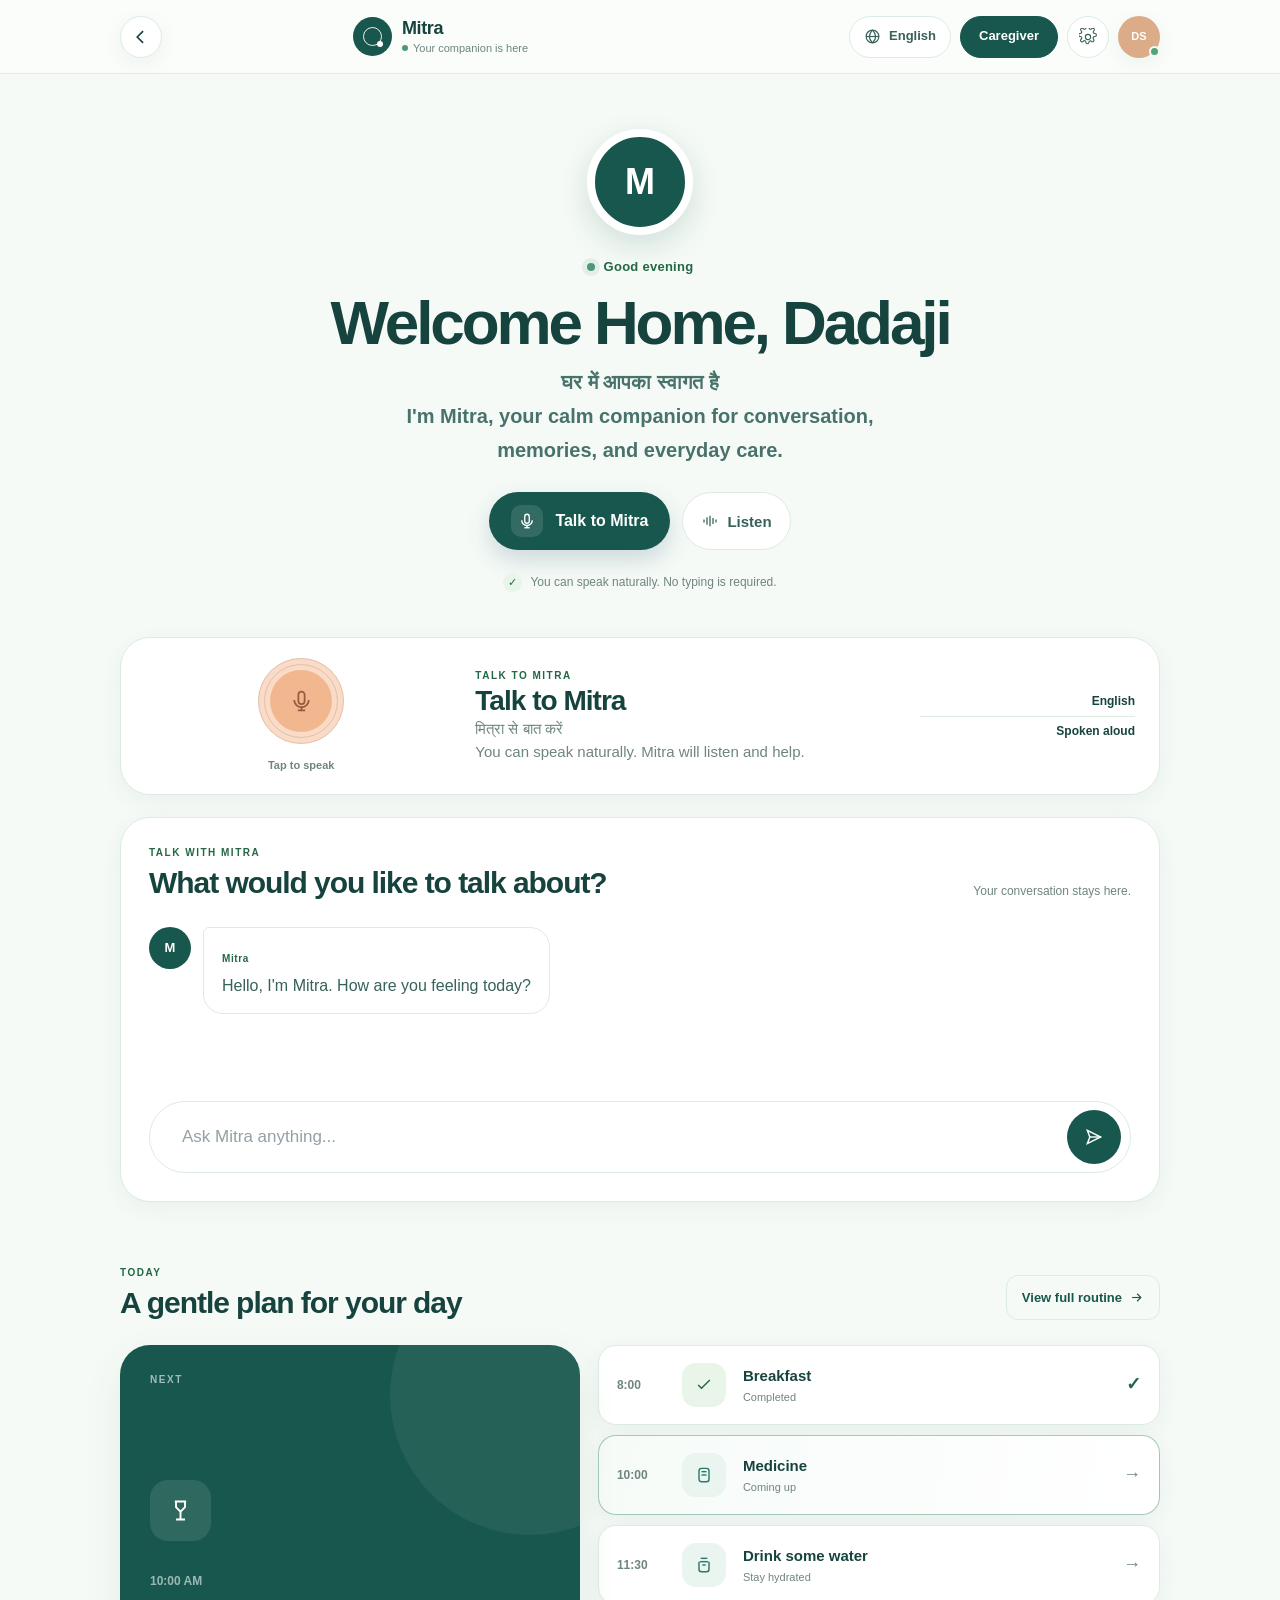
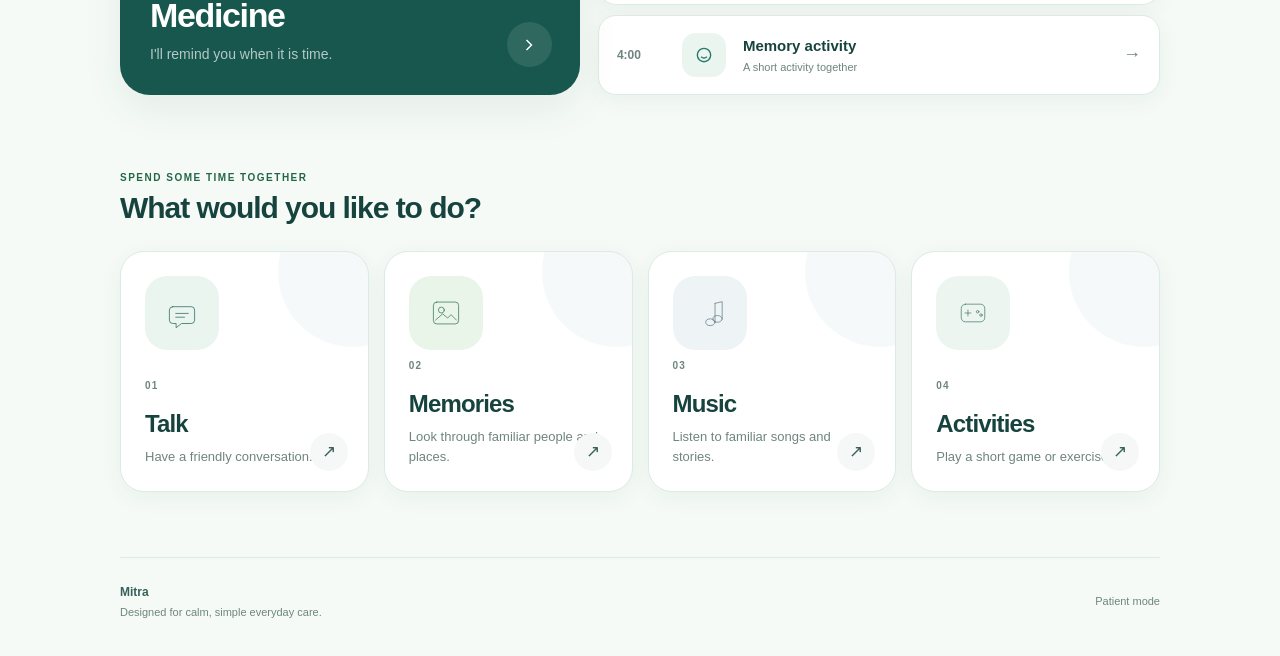
<file: frontend/index.html>
<!doctype html>
<html lang="en">
  <head>
    <meta charset="UTF-8" />
    <meta name="viewport" content="width=device-width, initial-scale=1.0" />

    <meta
      name="description"
      content="DementiaCare AI Companion — a calm, voice-first companion for daily care, memories and activities."
    />

    <title>DementiaCare — AI Companion</title>

    <link rel="stylesheet" href="style.css" />
    <style>
      .caregiver-modal {
        max-height: 90vh;
        overflow-y: auto;
      }
      .caregiver-reminders {
        margin-top: 1.25rem;
      }
      .caregiver-section-heading {
        display: flex;
        justify-content: space-between;
        gap: 1rem;
        align-items: center;
        margin-bottom: 0.75rem;
      }
      .caregiver-section-heading span {
        opacity: 0.7;
        font-size: 0.9em;
      }
      .caregiver-reminder-list {
        display: grid;
        gap: 0.65rem;
      }
      .caregiver-reminder {
        display: flex;
        justify-content: space-between;
        gap: 1rem;
        align-items: center;
        padding: 0.8rem 0.9rem;
        border: 1px solid rgba(0, 0, 0, 0.08);
        border-radius: 0.75rem;
      }
      .caregiver-reminder-main {
        min-width: 0;
      }
      .caregiver-reminder-message {
        font-weight: 600;
        overflow-wrap: anywhere;
      }
      .caregiver-reminder-time {
        font-size: 0.9em;
        opacity: 0.7;
        margin-top: 0.2rem;
      }
      .caregiver-reminder-status {
        flex: 0 0 auto;
        font-size: 0.82em;
        font-weight: 600;
        text-transform: capitalize;
      }
      .caregiver-empty {
        opacity: 0.7;
        padding: 0.75rem 0;
      }
      #caregiverError[hidden],
      #caregiverContent[hidden],
      #caregiverLoading[hidden] {
        display: none;
      }
    </style>
  </head>

  <body>
    <!-- =====================================================
         APP SHELL
    ====================================================== -->

    <div class="app-shell">
      <!-- =================================================
             HEADER
        ================================================== -->

      <header class="topbar">
        <a class="back-control" href="#home" aria-label="Back to home">
          <svg viewBox="0 0 24 24" aria-hidden="true"><path d="m14.5 5-7 7 7 7"></path></svg>
        </a>
        <a class="brand" href="#home" aria-label="DementiaCare home">
          <div class="brand-mark">
            <span></span>
            <span></span>
          </div>

          <div class="brand-copy">
            <strong>Mitra</strong>
            <small><span class="header-status-dot"></span>Your companion is here</small>
          </div>
        </a>

        <div class="header-right">
          <button class="header-control" id="languageButton" type="button">
            <svg viewBox="0 0 24 24" aria-hidden="true">
              <circle cx="12" cy="12" r="9"></circle>
              <path d="M3 12h18"></path>
              <path d="M12 3c3 3 4.5 6 4.5 9S15 18 12 21"></path>
              <path d="M12 3c-3 3-4.5 6-4.5 9S9 18 12 21"></path>
            </svg>

            <span id="languageLabel">English</span>
          </button>

          <button
            class="header-control caregiver"
            id="caregiverButton"
            type="button"
          >
            Caregiver
          </button>

          <button
            class="icon-control"
            id="settingsButton"
            type="button"
            aria-label="Settings"
          >
            <svg viewBox="0 0 24 24" aria-hidden="true">
              <path d="M12 8.5a3.5 3.5 0 1 0 0 7 3.5 3.5 0 0 0 0-7Z"></path>
              <path
                d="m19.4 15 .1.1a2 2 0 0 1-2.8 2.8l-.1-.1a2 2 0 0 0-3.4 1.4V19a2 2 0 0 1-4 0v-.1a2 2 0 0 0-3.4-1.4l-.1.1A2 2 0 1 1 3 14.8l.1-.1A2 2 0 0 0 1.7 11.3H1.5a2 2 0 0 1 0-4h.2A2 2 0 0 0 3 3.9l-.1-.1a2 2 0 1 1 2.8-2.8l.1.1A2 2 0 0 0 9.2 0h.1a2 2 0 0 1 4 0h.1a2 2 0 0 0 3.4 1.1l.1-.1a2 2 0 1 1 2.8 2.8l-.1.1a2 2 0 0 0 1.4 3.4h.2a2 2 0 0 1 0 4H21a2 2 0 0 0-1.6 3.4Z"
              ></path>
            </svg>
          </button>
          <button class="patient-avatar" type="button" aria-label="Dadaji's profile">
            <span>DS</span><i></i>
          </button>
        </div>
      </header>

      <!-- =================================================
             MAIN
        ================================================== -->

      <main id="home">
        <!-- =============================================
                 HERO / COMPANION
            ============================================== -->

        <section class="hero-section">
          <div class="hero-copy">
            <div class="time-greeting">
              <span class="status-dot"></span>
              <span id="greeting">Good morning</span>
            </div>

            <h1>
              Welcome Home,
              <em>Dadaji</em>
            </h1>

            <p>
              घर में आपका स्वागत है<br />
              I'm Mitra, your calm companion for conversation, memories, and everyday care.
            </p>

            <div class="hero-actions">
              <button class="primary-action" id="heroSpeakButton" type="button">
                <span class="action-icon">
                  <svg viewBox="0 0 24 24" aria-hidden="true">
                    <path
                      d="M12 3a3 3 0 0 0-3 3v6a3 3 0 0 0 6 0V6a3 3 0 0 0-3-3Z"
                    ></path>
                    <path d="M19 11a7 7 0 0 1-14 0"></path>
                    <path d="M12 18v3"></path>
                    <path d="M8.5 21h7"></path>
                  </svg>
                </span>

                <span> Talk to Mitra </span>
              </button>

              <button class="secondary-action" id="listenWelcome" type="button">
                <svg viewBox="0 0 24 24" aria-hidden="true">
                  <path d="M4 10v4"></path>
                  <path d="M8 7v10"></path>
                  <path d="M12 5v14"></path>
                  <path d="M16 8v8"></path>
                  <path d="M20 10v4"></path>
                </svg>

                Listen
              </button>
            </div>

            <div class="quiet-note">
              <span class="tiny-check"> ✓ </span>

              You can speak naturally. No typing is required.
            </div>
          </div>

          <!-- =========================================
                     COMPANION VISUAL
                ========================================== -->

          <div class="companion-stage">
            <div class="stage-decoration decoration-one"></div>
            <div class="stage-decoration decoration-two"></div>

            <div class="companion-topline">
              <div>
                <span class="section-kicker"> YOUR COMPANION </span>

                <strong> Mitra is listening </strong>
              </div>

              <div class="live-status" id="liveStatus">
                <span></span>
                Ready
              </div>
            </div>

            <div class="companion-visual">
              <!-- Professional inline SVG character -->
              <svg
                class="companion-illustration"
                viewBox="0 0 420 460"
                role="img"
                aria-label="DementiaCare companion"
              >
                <!-- soft shadow -->
                <ellipse
                  cx="210"
                  cy="423"
                  rx="115"
                  ry="18"
                  fill="rgba(20,55,70,.12)"
                />

                <!-- body -->
                <path
                  d="M112 417c8-88 47-132 98-132s90 44 98 132H112Z"
                  fill="#2d806b"
                />

                <!-- kurta -->
                <path
                  d="M151 294c17-14 38-21 59-21s42 7 59 21l17 123H134l17-123Z"
                  fill="#3e987e"
                />

                <!-- collar -->
                <path d="M177 284l33 47 33-47" fill="#edf5f1" />

                <!-- neck -->
                <path
                  d="M181 250v47c9 11 19 16 29 16s20-5 29-16v-47"
                  fill="#c98e68"
                />

                <!-- face -->
                <ellipse cx="210" cy="185" rx="83" ry="91" fill="#dca27a" />

                <!-- hair -->
                <path
                  d="M130 176c-2-70 31-108 82-108 58 0 91 43 76 111-12-22-23-41-42-51-20 20-55 33-116 48Z"
                  fill="#25383a"
                />

                <!-- hair highlights -->
                <path
                  d="M151 102c15-18 34-28 59-28"
                  stroke="#496063"
                  stroke-width="9"
                  stroke-linecap="round"
                  fill="none"
                />

                <!-- ears -->
                <circle cx="127" cy="190" r="16" fill="#d79c76" />
                <circle cx="293" cy="190" r="16" fill="#d79c76" />

                <!-- eyes -->
                <ellipse cx="177" cy="187" rx="7" ry="9" fill="#1d3034" />
                <ellipse cx="243" cy="187" rx="7" ry="9" fill="#1d3034" />

                <!-- eyebrows -->
                <path
                  d="M160 164c10-7 22-8 32-2"
                  stroke="#384548"
                  stroke-width="6"
                  stroke-linecap="round"
                  fill="none"
                />

                <path
                  d="M228 162c10-6 22-5 32 2"
                  stroke="#384548"
                  stroke-width="6"
                  stroke-linecap="round"
                  fill="none"
                />

                <!-- nose -->
                <path
                  d="M208 188c-4 14-7 24 3 28 5 2 10 1 13-2"
                  stroke="#a96e55"
                  stroke-width="4"
                  stroke-linecap="round"
                  fill="none"
                />

                <!-- smile -->
                <path
                  id="characterMouth"
                  d="M187 231c13 12 31 12 45 0"
                  stroke="#844f48"
                  stroke-width="5"
                  stroke-linecap="round"
                  fill="none"
                />

                <!-- glasses -->
                <rect
                  x="147"
                  y="174"
                  width="51"
                  height="34"
                  rx="13"
                  fill="none"
                  stroke="#334b50"
                  stroke-width="5"
                />

                <rect
                  x="222"
                  y="174"
                  width="51"
                  height="34"
                  rx="13"
                  fill="none"
                  stroke="#334b50"
                  stroke-width="5"
                />

                <path d="M198 188h24" stroke="#334b50" stroke-width="5" />

                <!-- hands -->
                <circle cx="105" cy="368" r="24" fill="#dca27a" />

                <circle cx="315" cy="368" r="24" fill="#dca27a" />

                <!-- small shawl -->
                <path
                  d="M145 302c24 21 49 31 65 31s41-10 65-31"
                  stroke="#e9f1ed"
                  stroke-width="13"
                  fill="none"
                  stroke-linecap="round"
                />
              </svg>

              <div class="voice-wave" id="voiceWave">
                <span></span>
                <span></span>
                <span></span>
                <span></span>
                <span></span>
              </div>
            </div>

            <div class="companion-message">
              <div class="message-mark">M</div>

              <div>
                <span class="message-label"> MITRA </span>

                <p id="companionMessage">
                  Hello, I'm Mitra. How are you feeling today?
                </p>
              </div>
            </div>
          </div>
        </section>

        <!-- =============================================
                 TODAY
            ============================================== -->

        <section class="routine-section">
          <div class="section-header">
            <div>
              <span class="section-kicker"> TODAY </span>

              <h2>A gentle plan for your day</h2>
            </div>

            <button class="outline-button" id="routineButton" type="button">
              View full routine

              <svg viewBox="0 0 24 24">
                <path d="M5 12h14"></path>
                <path d="m13 6 6 6-6 6"></path>
              </svg>
            </button>
          </div>

          <div class="routine-layout">
            <div class="next-activity">
              <div class="next-label">NEXT</div>

              <div class="next-icon">
                <svg viewBox="0 0 24 24">
                  <path d="M7 4h10"></path>
                  <path d="M8 4v5l4 4 4-4V4"></path>
                  <path d="M12 13v7"></path>
                  <path d="M8 20h8"></path>
                </svg>
              </div>

              <div class="next-copy">
                <span> 10:00 AM </span>

                <h3>Medicine</h3>

                <p>I'll remind you when it is time.</p>
              </div>

              <div class="next-arrow">
                <svg viewBox="0 0 24 24">
                  <path d="m9 18 6-6-6-6"></path>
                </svg>
              </div>
            </div>

            <div class="routine-list">
              <button class="routine-item completed">
                <div class="routine-time">8:00</div>

                <div class="routine-icon">
                  <svg viewBox="0 0 24 24">
                    <path d="m5 12 4 4L19 6"></path>
                  </svg>
                </div>

                <div class="routine-info">
                  <strong>Breakfast</strong>
                  <span>Completed</span>
                </div>

                <span class="routine-check">✓</span>
              </button>

              <button class="routine-item current">
                <div class="routine-time">10:00</div>

                <div class="routine-icon">
                  <svg viewBox="0 0 24 24">
                    <rect x="6" y="4" width="12" height="16" rx="3"></rect>
                    <path d="M9 8h6"></path>
                    <path d="M9 12h6"></path>
                  </svg>
                </div>

                <div class="routine-info">
                  <strong>Medicine</strong>
                  <span>Coming up</span>
                </div>

                <span class="routine-arrow">→</span>
              </button>

              <button class="routine-item">
                <div class="routine-time">11:30</div>

                <div class="routine-icon">
                  <svg viewBox="0 0 24 24">
                    <path d="M8 4h8"></path>
                    <path d="M7 8h10"></path>
                    <path d="M6 8v9a3 3 0 0 0 3 3h6a3 3 0 0 0 3-3V8"></path>
                    <path d="M10 12h4"></path>
                  </svg>
                </div>

                <div class="routine-info">
                  <strong>Drink some water</strong>
                  <span>Stay hydrated</span>
                </div>

                <span class="routine-arrow">→</span>
              </button>

              <button class="routine-item">
                <div class="routine-time">4:00</div>

                <div class="routine-icon">
                  <svg viewBox="0 0 24 24">
                    <circle cx="12" cy="12" r="8"></circle>
                    <path d="M9 9h.01"></path>
                    <path d="M15 9h.01"></path>
                    <path d="M8.5 14c2 2 5 2 7 0"></path>
                  </svg>
                </div>

                <div class="routine-info">
                  <strong>Memory activity</strong>
                  <span>A short activity together</span>
                </div>

                <span class="routine-arrow">→</span>
              </button>
            </div>
          </div>
        </section>

        <!-- =============================================
                 ACTIVITIES
            ============================================== -->

        <section class="activities-section">
          <div class="section-header">
            <div>
              <span class="section-kicker"> SPEND SOME TIME TOGETHER </span>

              <h2>What would you like to do?</h2>
            </div>
          </div>

          <div class="activity-grid">
            <button class="activity-card talk-card">
              <div class="activity-visual">
                <svg viewBox="0 0 100 100">
                  <path
                    d="M28 35h44a8 8 0 0 1 8 8v24a8 8 0 0 1-8 8H49l-13 10v-10h-8a8 8 0 0 1-8-8V43a8 8 0 0 1 8-8Z"
                  ></path>
                  <path d="M35 51h30"></path>
                  <path d="M35 60h21"></path>
                </svg>
              </div>

              <div class="activity-content">
                <span class="activity-number"> 01 </span>

                <h3>Talk</h3>

                <p>Have a friendly conversation.</p>
              </div>

              <span class="card-arrow">↗</span>
            </button>

            <button class="activity-card memory-card">
              <div class="activity-visual">
                <svg viewBox="0 0 100 100">
                  <rect x="20" y="24" width="60" height="52" rx="8"></rect>
                  <circle cx="39" cy="43" r="7"></circle>
                  <path d="m25 67 17-15 12 10 8-8 13 13"></path>
                </svg>
              </div>

              <div class="activity-content">
                <span class="activity-number"> 02 </span>

                <h3>Memories</h3>

                <p>Look through familiar people and places.</p>
              </div>

              <span class="card-arrow">↗</span>
            </button>

            <button class="activity-card music-card">
              <div class="activity-visual">
                <svg viewBox="0 0 100 100">
                  <path d="M62 27v43"></path>
                  <path d="M62 27 79 23v38"></path>
                  <ellipse cx="51" cy="72" rx="11" ry="8"></ellipse>
                  <ellipse cx="68" cy="64" rx="11" ry="8"></ellipse>
                </svg>
              </div>

              <div class="activity-content">
                <span class="activity-number"> 03 </span>

                <h3>Music</h3>

                <p>Listen to familiar songs and stories.</p>
              </div>

              <span class="card-arrow">↗</span>
            </button>

            <button class="activity-card game-card">
              <div class="activity-visual">
                <svg viewBox="0 0 100 100">
                  <rect x="22" y="29" width="56" height="42" rx="10"></rect>
                  <path d="M38 43v14"></path>
                  <path d="M31 50h14"></path>
                  <circle cx="61" cy="47" r="3"></circle>
                  <circle cx="69" cy="55" r="3"></circle>
                </svg>
              </div>

              <div class="activity-content">
                <span class="activity-number"> 04 </span>

                <h3>Activities</h3>

                <p>Play a short game or exercise.</p>
              </div>

              <span class="card-arrow">↗</span>
            </button>
          </div>
        </section>

        <!-- =============================================
                 VOICE EXPERIENCE
            ============================================== -->

        <section class="voice-section" id="voiceSection">
          <div class="voice-copy">
            <span class="section-kicker"> TALK TO MITRA </span>

            <h2>Talk to Mitra</h2>

            <p>
              मित्रा से बात करें<br />You can speak naturally. Mitra will listen and help.
            </p>
          </div>

          <div class="voice-center">
            <button
              class="voice-button"
              id="voiceButton"
              type="button"
              aria-label="Start speaking"
            >
              <div class="voice-ring ring-one"></div>
              <div class="voice-ring ring-two"></div>

              <div class="voice-core">
                <svg viewBox="0 0 24 24">
                  <path
                    d="M12 3a3 3 0 0 0-3 3v6a3 3 0 0 0 6 0V6a3 3 0 0 0-3-3Z"
                  ></path>
                  <path d="M19 11a7 7 0 0 1-14 0"></path>
                  <path d="M12 18v3"></path>
                  <path d="M8.5 21h7"></path>
                </svg>
              </div>
            </button>

            <span class="voice-status" id="voiceStatus"> Tap to speak </span>
          </div>

          <div class="voice-detail">
            <div class="voice-detail-row">
              <span>Voice assistant</span>
              <strong id="voiceLanguage"> English </strong>
            </div>

            <div class="voice-detail-row">
              <span>Response</span>
              <strong> Spoken aloud </strong>
            </div>
          </div>
        </section>

        <!-- =============================================
                 TEXT CHAT
            ============================================== -->

        <section class="chat-section">
          <div class="chat-heading">
            <div>
            <span class="section-kicker"> TALK WITH MITRA </span>

              <h2>What would you like to talk about?</h2>
            </div>

            <span class="chat-note"> Your conversation stays here. </span>
          </div>

          <div class="conversation" id="conversationArea">
            <div class="chat-message ai-message">
              <div class="chat-avatar">M</div>

              <div class="chat-bubble">
                <span> Mitra </span>

                <p>Hello, I'm Mitra. How are you feeling today?</p>
              </div>
            </div>
          </div>

          <form class="chat-input" id="chatForm">
            <textarea
              id="messageInput"
              rows="1"
              placeholder="Ask Mitra anything..."
              aria-label="Write a message"
            ></textarea>

            <button id="sendButton" type="submit" aria-label="Send message">
              <svg viewBox="0 0 24 24">
                <path d="m4 4 16 8-16 8 3-8-3-8Z"></path>
                <path d="M7 12h13"></path>
              </svg>
            </button>
          </form>
        </section>
      </main>

      <!-- =================================================
             FOOTER
        ================================================== -->

      <footer class="footer">
        <div>
          <strong>Mitra</strong>
          <span>Designed for calm, simple everyday care.</span>
        </div>

        <div>Patient mode</div>
      </footer>
    </div>

    <!-- =====================================================
         LANGUAGE PANEL
    ====================================================== -->

    <div class="modal-overlay" id="languageModal" aria-hidden="true">
      <div class="modal">
        <div class="modal-header">
          <div>
            <span class="section-kicker"> LANGUAGE </span>

            <h2>Choose your language</h2>
          </div>

          <button class="modal-close" data-close="languageModal" type="button">
            ×
          </button>
        </div>

        <div class="language-options">
          <button
            class="language-option active"
            data-language="English"
            data-code="en"
          >
            English
            <span>English</span>
          </button>

          <button class="language-option" data-language="हिन्दी" data-code="hi">
            हिन्दी
            <span>Hindi</span>
          </button>

          <button class="language-option" data-language="ਪੰਜਾਬੀ" data-code="pa">
            ਪੰਜਾਬੀ
            <span>Punjabi</span>
          </button>

          <button class="language-option" data-language="বাংলা" data-code="bn">
            বাংলা
            <span>Bengali</span>
          </button>
          <button
            class="language-option"
            data-language="Hinglish"
            data-code="hinglish"
          >
            Hinglish <span>Hindi + English</span>
          </button>
          <button
            class="language-option"
            data-language="Assamese"
            data-code="as"
          >
            Assamese <span>Assamese</span>
          </button>
          <button
            class="language-option"
            data-language="Marathi"
            data-code="mr"
          >
            Marathi <span>Marathi</span>
          </button>
          <button class="language-option" data-language="Urdu" data-code="ur">
            Urdu <span>Urdu</span>
          </button>
          <button
            class="language-option"
            data-language="Gujarati"
            data-code="gu"
          >
            Gujarati <span>Gujarati</span>
          </button>
          <button class="language-option" data-language="Odia" data-code="or">
            Odia <span>Odia</span>
          </button>
          <button class="language-option" data-language="Tamil" data-code="ta">
            Tamil <span>Tamil</span>
          </button>
          <button class="language-option" data-language="Telugu" data-code="te">
            Telugu <span>Telugu</span>
          </button>
          <button
            class="language-option"
            data-language="Kannada"
            data-code="kn"
          >
            Kannada <span>Kannada</span>
          </button>
          <button
            class="language-option"
            data-language="Malayalam"
            data-code="ml"
          >
            Malayalam <span>Malayalam</span>
          </button>
          <button class="language-option" data-language="Nepali" data-code="ne">
            Nepali <span>Nepali</span>
          </button>
          <button
            class="language-option"
            data-language="Manipuri / Meitei"
            data-code="mni"
          >
            Manipuri / Meitei <span>Meitei</span>
          </button>
          <button class="language-option" data-language="Bodo" data-code="brx">
            Bodo <span>Bodo</span>
          </button>
          <button class="language-option" data-language="Khasi" data-code="kha">
            Khasi <span>Khasi</span>
          </button>
          <button class="language-option" data-language="Garo" data-code="grt">
            Garo <span>Garo</span>
          </button>
          <button class="language-option" data-language="Mizo" data-code="lus">
            Mizo <span>Mizo</span>
          </button>
          <button
            class="language-option"
            data-language="Tripuri / Kokborok"
            data-code="trp"
          >
            Tripuri / Kokborok <span>Kokborok</span>
          </button>
        </div>
      </div>
    </div>

    <!-- =====================================================
         SETTINGS PANEL
    ====================================================== -->

    <div class="modal-overlay" id="settingsModal" aria-hidden="true">
      <div class="modal settings-modal">
        <div class="modal-header">
          <div>
            <span class="section-kicker"> SETTINGS </span>

            <h2>Make it comfortable</h2>
          </div>

          <button class="modal-close" data-close="settingsModal" type="button">
            ×
          </button>
        </div>

        <div class="setting-row">
          <div>
            <strong>Large text</strong>
            <span>Make important text easier to read.</span>
          </div>

          <button
            class="toggle"
            id="largeTextToggle"
            type="button"
            aria-pressed="false"
          >
            <span></span>
          </button>
        </div>

        <div class="setting-row">
          <div>
            <strong>High contrast</strong>
            <span>Increase the difference between text and background.</span>
          </div>

          <button
            class="toggle"
            id="contrastToggle"
            type="button"
            aria-pressed="false"
          >
            <span></span>
          </button>
        </div>

        <div class="setting-row">
          <div>
            <strong>Spoken responses</strong>
            <span>Let the companion read its replies aloud.</span>
          </div>

          <button
            class="toggle active"
            id="spokenToggle"
            type="button"
            aria-pressed="true"
          >
            <span></span>
          </button>
        </div>
      </div>
    </div>

    <!-- =====================================================
         CAREGIVER PANEL
    ====================================================== -->

    <div class="modal-overlay" id="caregiverModal" aria-hidden="true">
      <div class="modal caregiver-modal">
        <div class="modal-header">
          <div>
            <span class="section-kicker"> CAREGIVER </span>

            <h2>Today's overview</h2>
          </div>

          <button class="modal-close" data-close="caregiverModal" type="button">
            ×
          </button>
        </div>

        <div id="caregiverLoading" class="caregiver-note">
          <strong>Loading today's information…</strong>
          <p>Getting the latest information from DementiaCareAI.</p>
        </div>

        <div id="caregiverError" class="caregiver-note" hidden>
          <strong>Unable to load caregiver data</strong>
          <p id="caregiverErrorText">Please try again in a moment.</p>
          <button id="caregiverRetryButton" type="button">Try again</button>
        </div>

        <div id="caregiverContent" hidden>
          <div class="caregiver-grid">
            <div class="caregiver-stat">
              <span>Activities</span
              ><strong id="caregiverActivitiesValue">0 / 0</strong
              ><small id="caregiverActivitiesDetail">completed today</small>
            </div>
            <div class="caregiver-stat">
              <span>Reminders</span
              ><strong id="caregiverRemindersValue">0</strong
              ><small id="caregiverRemindersDetail">scheduled today</small>
            </div>
            <div class="caregiver-stat">
              <span>Memory</span><strong id="caregiverMemoryValue">0</strong
              ><small id="caregiverMemoryDetail">memories stored</small>
            </div>
            <div class="caregiver-stat">
              <span>Companion</span
              ><strong id="caregiverCompanionValue">Active</strong
              ><small id="caregiverCompanionDetail">conversation status</small>
            </div>
            <div class="caregiver-stat">
              <span>Cognitive</span
              ><strong id="caregiverCognitiveValue">—</strong
              ><small id="caregiverCognitiveDetail">average score</small>
            </div>
            <div class="caregiver-stat">
              <span>Today's conversation</span
              ><strong id="caregiverConversationValue">0</strong
              ><small id="caregiverConversationDetail">messages</small>
            </div>
          </div>
          <div class="caregiver-reminders">
            <div class="caregiver-section-heading">
              <strong>Today's reminders</strong
              ><span id="caregiverReminderSummary">0 reminders</span>
            </div>
            <div id="caregiverReminderList" class="caregiver-reminder-list">
              <div class="caregiver-empty">
                No reminders scheduled for today.
              </div>
            </div>
          </div>
          <div class="caregiver-note">
            <strong>Important</strong>
            <p>
              This screen is for routine monitoring and caregiver support. It
              does not replace professional medical assessment.
            </p>
          </div>
        </div>
      </div>
    </div>

    <script src="script.js"></script>
  </body>
</html>
</file>
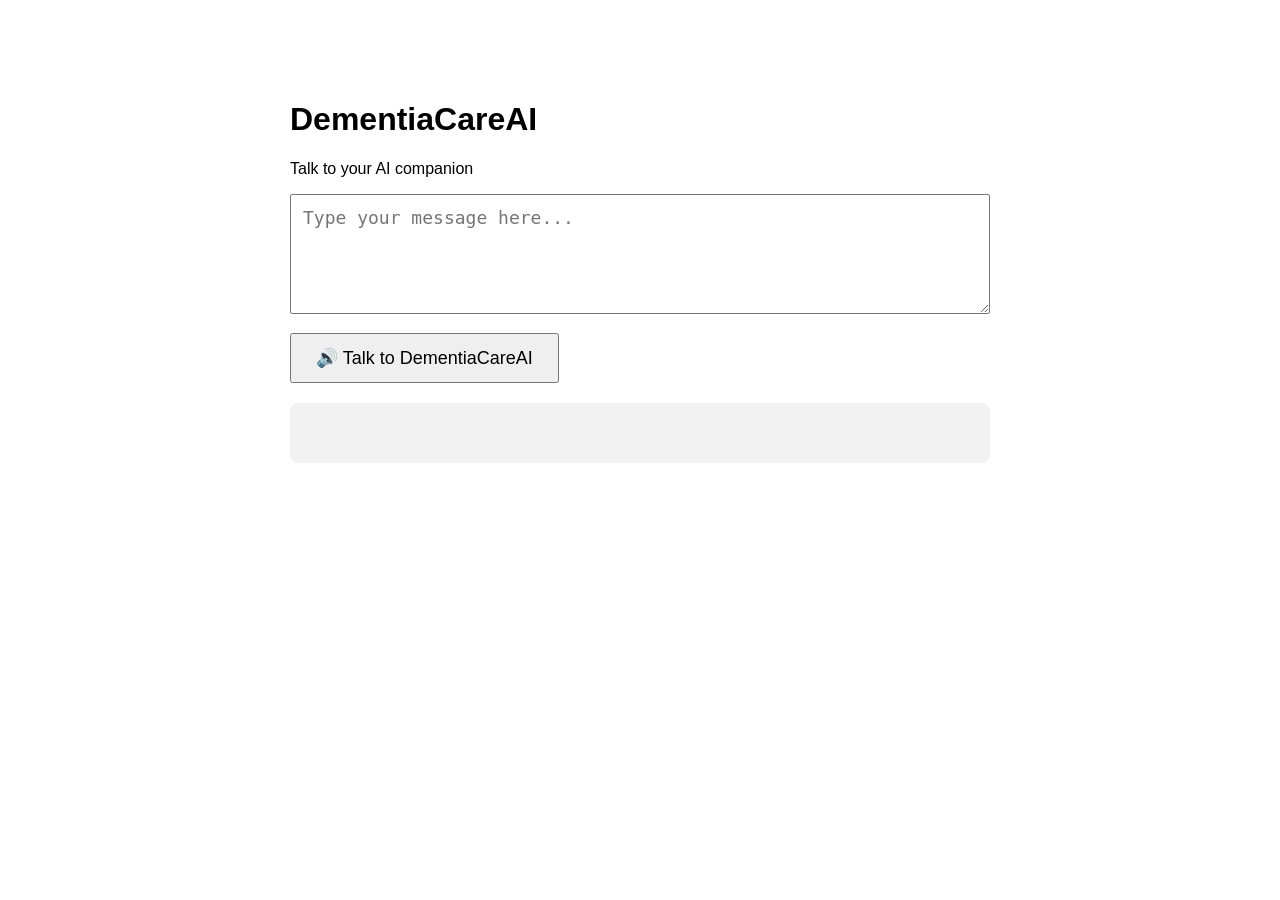
<file: frontend/voice_test.html>
<!doctype html>
<html lang="en">
  <head>
    <meta charset="UTF-8" />
    <meta name="viewport" content="width=device-width, initial-scale=1.0" />
    <title>DementiaCareAI Voice Test</title>

    <style>
      body {
        font-family: Arial, sans-serif;
        max-width: 700px;
        margin: 60px auto;
        padding: 20px;
      }

      textarea {
        width: 100%;
        min-height: 120px;
        padding: 12px;
        font-size: 18px;
        box-sizing: border-box;
      }

      button {
        margin-top: 15px;
        padding: 12px 24px;
        font-size: 18px;
        cursor: pointer;
      }

      #status {
        margin-top: 20px;
        font-weight: bold;
      }

      #response {
        margin-top: 15px;
        padding: 15px;
        background: #f2f2f2;
        border-radius: 8px;
        min-height: 30px;
      }
    </style>
  </head>

  <body>
    <h1>DementiaCareAI</h1>

    <p>Talk to your AI companion</p>

    <textarea
      id="message"
      placeholder="Type your message here..."
      autocomplete="off"
      spellcheck="true"
    ></textarea>

    <br />

    <button id="talkButton" type="button">🔊 Talk to DementiaCareAI</button>

    <div id="status"></div>

    <div id="response"></div>

    <script>
      const messageBox = document.getElementById("message");
      const talkButton = document.getElementById("talkButton");
      const statusBox = document.getElementById("status");
      const responseBox = document.getElementById("response");

      talkButton.addEventListener("click", async function () {
        const message = messageBox.value.trim();

        if (!message) {
          statusBox.textContent = "Please type something first.";
          messageBox.focus();
          return;
        }

        talkButton.disabled = true;

        statusBox.textContent = "DementiaCareAI is thinking...";
        responseBox.textContent = "";

        try {
          const result = await fetch("http://127.0.0.1:5000/api/chat", {
            method: "POST",

            headers: {
              "Content-Type": "application/json",
            },

            body: JSON.stringify({
              message: message,
              session_id: "voice-demo",
            }),
          });

          const data = await result.json();

          console.log("AI RESPONSE:", data);

          if (!result.ok || !data.success) {
            throw new Error(data.message || "The AI request failed.");
          }

          const aiMessage =
            data.response || data.message || "I am here with you.";

          responseBox.textContent = aiMessage;

          statusBox.textContent = "DementiaCareAI is speaking...";

          speak(aiMessage, data.language);
        } catch (error) {
          console.error(error);

          statusBox.textContent = "Error: " + error.message;
        } finally {
          talkButton.disabled = false;
        }
      });

      function speak(text, languageData) {
        if (!window.speechSynthesis) {
          statusBox.textContent =
            "Your browser does not support speech synthesis.";

          return;
        }

        window.speechSynthesis.cancel();

        const utterance = new SpeechSynthesisUtterance(text);

        /*
         * Use backend language when available.
         * Otherwise default to Indian English.
         */

        if (languageData && languageData.speech_locale) {
          utterance.lang = languageData.speech_locale;
        } else {
          utterance.lang = "en-IN";
        }

        utterance.rate = 0.9;
        utterance.pitch = 1.0;
        utterance.volume = 1.0;

        utterance.onend = function () {
          statusBox.textContent = "DementiaCareAI finished speaking.";
        };

        utterance.onerror = function (event) {
          console.error("Speech error:", event);

          statusBox.textContent = "Speech error: " + event.error;
        };

        window.speechSynthesis.speak(utterance);
      }
    </script>
  </body>
</html>
</file>
<file: frontend/style.css>
/* =========================================================
   DEMENTIACARE
   PROFESSIONAL PATIENT-FIRST DESIGN SYSTEM
========================================================= */

:root {
  --ink: #102d3d;
  --ink-soft: #315160;
  --muted: #71858d;

  --blue: #246b8e;
  --blue-deep: #164a67;
  --blue-soft: #eaf4f7;

  --green: #3b8a70;
  --green-deep: #28634f;
  --green-soft: #e8f3ee;

  --cream: #f8faf8;
  --white: #ffffff;

  --line: #dce8e8;

  --shadow-small: 0 8px 25px rgba(16, 45, 61, 0.06);

  --shadow: 0 18px 55px rgba(16, 45, 61, 0.09);

  --shadow-deep: 0 25px 80px rgba(16, 45, 61, 0.14);

  --radius-small: 14px;
  --radius: 22px;
  --radius-large: 32px;

  --container: 1380px;
}

/* =========================================================
   RESET
========================================================= */

* {
  box-sizing: border-box;
  margin: 0;
  padding: 0;
}

html {
  scroll-behavior: smooth;
}

body {
  min-height: 100vh;

  color: var(--ink);

  background: linear-gradient(180deg, #f9fbfa 0%, #f4f8f7 45%, #f8faf9 100%);

  font-family: Inter, "Segoe UI", Helvetica, Arial, sans-serif;

  font-size: 17px;

  line-height: 1.55;

  -webkit-font-smoothing: antialiased;
}

button,
textarea {
  font: inherit;
}

button {
  border: 0;

  cursor: pointer;
}

button:focus-visible,
textarea:focus-visible {
  outline: 3px solid rgba(36, 107, 142, 0.3);

  outline-offset: 4px;
}

/* =========================================================
   APP SHELL
========================================================= */

.app-shell {
  min-height: 100vh;
}

/* =========================================================
   HEADER
========================================================= */

.topbar {
  height: 76px;

  padding: 0 max(28px, calc((100vw - var(--container)) / 2));

  display: flex;

  align-items: center;

  justify-content: space-between;

  position: sticky;

  top: 0;

  z-index: 100;

  background: rgba(249, 251, 250, 0.88);

  border-bottom: 1px solid rgba(220, 232, 232, 0.85);

  backdrop-filter: blur(18px);
}

.brand {
  display: flex;

  align-items: center;

  gap: 12px;

  text-decoration: none;

  color: inherit;
}

.brand-mark {
  width: 42px;

  height: 42px;

  position: relative;

  display: grid;

  place-items: center;

  border-radius: 13px;

  overflow: hidden;

  background: linear-gradient(145deg, var(--blue), var(--green));
}

.brand-mark span:first-child {
  width: 19px;

  height: 19px;

  border: 1.8px solid rgba(255, 255, 255, 0.9);

  border-radius: 50%;
}

.brand-mark span:last-child {
  width: 6px;

  height: 6px;

  position: absolute;

  right: 9px;

  bottom: 9px;

  border-radius: 50%;

  background: white;
}

.brand-copy {
  display: flex;

  flex-direction: column;

  line-height: 1.1;
}

.brand-copy strong {
  font-size: 16px;

  letter-spacing: -0.02em;
}

.brand-copy small {
  margin-top: 4px;

  color: var(--muted);

  font-size: 11px;
}

.header-right {
  display: flex;

  align-items: center;

  gap: 8px;
}

.header-control,
.icon-control {
  height: 42px;

  border: 1px solid var(--line);

  background: rgba(255, 255, 255, 0.8);

  color: var(--ink-soft);

  border-radius: 12px;

  transition: 0.2s ease;
}

.header-control {
  padding: 0 14px;

  display: flex;

  align-items: center;

  gap: 8px;

  font-size: 13px;

  font-weight: 600;
}

.header-control svg {
  width: 17px;

  height: 17px;

  fill: none;

  stroke: currentColor;

  stroke-width: 1.7;
}

.header-control:hover,
.icon-control:hover {
  border-color: #c4d9dc;

  background: white;

  transform: translateY(-1px);
}

.header-control.caregiver {
  padding: 0 18px;

  color: white;

  background: var(--blue-deep);

  border-color: var(--blue-deep);
}

.icon-control {
  width: 42px;

  display: grid;

  place-items: center;
}

.icon-control svg {
  width: 18px;

  height: 18px;

  fill: none;

  stroke: currentColor;

  stroke-width: 1.5;
}

/* =========================================================
   MAIN
========================================================= */

main {
  width: min(var(--container), calc(100% - 56px));

  margin: 0 auto;
}

/* =========================================================
   HERO
========================================================= */

.hero-section {
  min-height: 640px;

  padding: 65px 0 72px;

  display: grid;

  grid-template-columns:
    0.78fr
    1.22fr;

  gap: 65px;

  align-items: center;
}

/* =========================================================
   HERO COPY
========================================================= */

.hero-copy {
  padding-left: 10px;
}

.time-greeting {
  display: flex;

  align-items: center;

  gap: 9px;

  color: var(--green-deep);

  font-size: 13px;

  font-weight: 700;

  letter-spacing: 0.04em;
}

.status-dot {
  width: 8px;

  height: 8px;

  border-radius: 50%;

  background: var(--green);

  box-shadow: 0 0 0 5px rgba(59, 138, 112, 0.1);
}

.hero-copy h1 {
  max-width: 620px;

  margin: 18px 0 22px;

  color: var(--ink);

  font-size: clamp(48px, 5vw, 76px);

  line-height: 0.99;

  letter-spacing: -0.065em;

  font-weight: 650;
}

.hero-copy h1 em {
  display: block;

  color: var(--blue);

  font-style: normal;
}

.hero-copy > p {
  max-width: 500px;

  color: var(--ink-soft);

  font-size: 18px;

  line-height: 1.75;
}

.hero-actions {
  display: flex;

  align-items: center;

  gap: 12px;

  margin-top: 32px;
}

.primary-action {
  min-height: 60px;

  padding: 0 22px;

  display: flex;

  align-items: center;

  gap: 12px;

  color: white;

  background: var(--blue-deep);

  border-radius: 15px;

  box-shadow: 0 10px 25px rgba(22, 74, 103, 0.18);

  font-size: 16px;

  font-weight: 700;

  transition: 0.22s ease;
}

.primary-action:hover {
  transform: translateY(-2px);

  box-shadow: 0 15px 32px rgba(22, 74, 103, 0.23);
}

.action-icon {
  width: 32px;

  height: 32px;

  display: grid;

  place-items: center;

  border-radius: 10px;

  background: rgba(255, 255, 255, 0.12);
}

.action-icon svg {
  width: 18px;

  height: 18px;

  fill: none;

  stroke: currentColor;

  stroke-width: 1.8;
}

.secondary-action {
  height: 60px;

  padding: 0 18px;

  display: flex;

  align-items: center;

  gap: 8px;

  color: var(--ink-soft);

  background: white;

  border: 1px solid var(--line);

  border-radius: 15px;

  font-size: 15px;

  font-weight: 650;
}

.secondary-action:hover {
  border-color: #c3d7da;

  background: var(--blue-soft);
}

.secondary-action svg {
  width: 18px;

  height: 18px;

  fill: none;

  stroke: currentColor;

  stroke-width: 1.7;
}

.quiet-note {
  margin-top: 23px;

  display: flex;

  align-items: center;

  gap: 8px;

  color: var(--muted);

  font-size: 12px;
}

.tiny-check {
  width: 19px;

  height: 19px;

  display: grid;

  place-items: center;

  color: var(--green-deep);

  background: var(--green-soft);

  border-radius: 50%;

  font-size: 11px;
}

/* =========================================================
   COMPANION STAGE
========================================================= */

.companion-stage {
  min-height: 540px;

  position: relative;

  overflow: hidden;

  border: 1px solid rgba(36, 107, 142, 0.12);

  border-radius: 34px;

  background: linear-gradient(145deg, #eaf5f6 0%, #f5f8f6 52%, #e8f1eb 100%);

  box-shadow: var(--shadow);
}

.companion-stage::before {
  content: "";

  width: 390px;

  height: 390px;

  position: absolute;

  right: -100px;

  top: -150px;

  border-radius: 50%;

  background: rgba(59, 138, 112, 0.09);
}

.companion-stage::after {
  content: "";

  width: 300px;

  height: 300px;

  position: absolute;

  left: -170px;

  bottom: -170px;

  border-radius: 50%;

  background: rgba(36, 107, 142, 0.06);
}

.companion-topline {
  position: relative;

  z-index: 5;

  padding: 25px 28px;

  display: flex;

  align-items: center;

  justify-content: space-between;

  border-bottom: 1px solid rgba(36, 107, 142, 0.09);
}

.section-kicker {
  display: block;

  color: var(--green-deep);

  font-size: 10px;

  line-height: 1.3;

  font-weight: 800;

  letter-spacing: 0.15em;
}

.companion-topline strong {
  display: block;

  margin-top: 4px;

  color: var(--ink);

  font-size: 18px;
}

.live-status {
  height: 34px;

  padding: 0 12px;

  display: flex;

  align-items: center;

  gap: 7px;

  border: 1px solid rgba(59, 138, 112, 0.15);

  border-radius: 30px;

  background: rgba(255, 255, 255, 0.65);

  color: var(--green-deep);

  font-size: 11px;

  font-weight: 700;
}

.live-status span {
  width: 7px;

  height: 7px;

  border-radius: 50%;

  background: var(--green);
}

/* =========================================================
   CHARACTER
========================================================= */

.companion-visual {
  height: 360px;

  display: flex;

  align-items: center;

  justify-content: center;

  position: relative;

  z-index: 3;
}

.companion-illustration {
  width: min(390px, 75%);

  height: 350px;

  filter: drop-shadow(0 18px 22px rgba(16, 45, 61, 0.12));

  animation: companionFloat 5s ease-in-out infinite;
}

@keyframes companionFloat {
  0%,
  100% {
    transform: translateY(0);
  }

  50% {
    transform: translateY(-7px);
  }
}

.voice-wave {
  position: absolute;

  bottom: 13px;

  left: 50%;

  transform: translateX(-50%);

  height: 34px;

  display: flex;

  align-items: center;

  gap: 4px;

  opacity: 0.2;
}

.voice-wave span {
  width: 3px;

  height: 10px;

  border-radius: 5px;

  background: var(--blue);
}

.voice-wave span:nth-child(2) {
  height: 20px;
}

.voice-wave span:nth-child(3) {
  height: 29px;
}

.voice-wave span:nth-child(4) {
  height: 18px;
}

.voice-wave.active {
  opacity: 0.9;
}

.voice-wave.active span {
  animation: wave 0.7s ease-in-out infinite alternate;
}

.voice-wave.active span:nth-child(2) {
  animation-delay: 0.1s;
}

.voice-wave.active span:nth-child(3) {
  animation-delay: 0.2s;
}

.voice-wave.active span:nth-child(4) {
  animation-delay: 0.3s;
}

@keyframes wave {
  from {
    transform: scaleY(0.45);
  }

  to {
    transform: scaleY(1.35);
  }
}

/* =========================================================
   COMPANION MESSAGE
========================================================= */

.companion-message {
  min-height: 103px;

  position: relative;

  z-index: 7;

  padding: 19px 28px;

  display: flex;

  align-items: center;

  gap: 13px;

  background: rgba(255, 255, 255, 0.91);

  border-top: 1px solid rgba(36, 107, 142, 0.09);

  backdrop-filter: blur(12px);
}

.message-mark {
  width: 39px;

  height: 39px;

  flex-shrink: 0;

  display: grid;

  place-items: center;

  color: white;

  background: var(--blue-deep);

  border-radius: 12px;

  font-size: 12px;

  font-weight: 800;
}

.message-label {
  color: var(--muted);

  font-size: 9px;

  font-weight: 800;

  letter-spacing: 0.13em;
}

.companion-message p {
  margin-top: 3px;

  color: var(--ink);

  font-size: 16px;

  font-weight: 550;
}

/* =========================================================
   SECTION HEADERS
========================================================= */

.routine-section,
.activities-section,
.voice-section,
.chat-section {
  padding: 72px 0;
}

.section-header {
  display: flex;

  align-items: flex-end;

  justify-content: space-between;

  gap: 30px;

  margin-bottom: 25px;
}

.section-header h2,
.chat-heading h2 {
  margin-top: 7px;

  color: var(--ink);

  font-size: 30px;

  line-height: 1.15;

  letter-spacing: -0.035em;
}

.outline-button {
  height: 45px;

  padding: 0 15px;

  display: flex;

  align-items: center;

  gap: 7px;

  color: var(--blue-deep);

  background: transparent;

  border: 1px solid var(--line);

  border-radius: 12px;

  font-size: 13px;

  font-weight: 700;
}

.outline-button:hover {
  background: white;

  border-color: #c4d9dc;
}

.outline-button svg {
  width: 15px;

  height: 15px;

  fill: none;

  stroke: currentColor;

  stroke-width: 1.8;
}

/* =========================================================
   ROUTINE
========================================================= */

.routine-layout {
  display: grid;

  grid-template-columns:
    0.9fr
    1.1fr;

  gap: 18px;
}

.next-activity {
  min-height: 350px;

  padding: 30px;

  position: relative;

  overflow: hidden;

  display: flex;

  flex-direction: column;

  justify-content: flex-end;

  border-radius: var(--radius-large);

  background: var(--blue-deep);

  color: white;

  box-shadow: var(--shadow);
}

.next-activity::before {
  content: "";

  width: 280px;

  height: 280px;

  position: absolute;

  right: -90px;

  top: -90px;

  border-radius: 50%;

  background: rgba(255, 255, 255, 0.06);
}

.next-label {
  position: absolute;

  top: 27px;

  left: 30px;

  color: rgba(255, 255, 255, 0.6);

  font-size: 10px;

  font-weight: 800;

  letter-spacing: 0.16em;
}

.next-icon {
  width: 61px;

  height: 61px;

  margin-bottom: 25px;

  display: grid;

  place-items: center;

  border-radius: 18px;

  background: rgba(255, 255, 255, 0.1);
}

.next-icon svg {
  width: 27px;

  height: 27px;

  fill: none;

  stroke: white;

  stroke-width: 1.7;
}

.next-copy > span {
  color: rgba(255, 255, 255, 0.58);

  font-size: 12px;

  font-weight: 700;
}

.next-copy h3 {
  margin-top: 4px;

  font-size: 34px;

  line-height: 1.05;

  letter-spacing: -0.04em;
}

.next-copy p {
  margin-top: 10px;

  max-width: 330px;

  color: rgba(255, 255, 255, 0.68);

  font-size: 14px;
}

.next-arrow {
  width: 45px;

  height: 45px;

  position: absolute;

  right: 28px;

  bottom: 28px;

  display: grid;

  place-items: center;

  border-radius: 50%;

  background: rgba(255, 255, 255, 0.1);
}

.next-arrow svg {
  width: 20px;

  height: 20px;

  fill: none;

  stroke: white;

  stroke-width: 1.7;
}

.routine-list {
  display: flex;

  flex-direction: column;

  gap: 10px;
}

.routine-item {
  min-height: 80px;

  padding: 13px 18px;

  display: grid;

  grid-template-columns:
    52px
    48px
    1fr
    auto;

  align-items: center;

  gap: 13px;

  text-align: left;

  background: white;

  border: 1px solid var(--line);

  border-radius: 17px;

  box-shadow: var(--shadow-small);

  transition: 0.2s ease;
}

.routine-item:hover {
  transform: translateX(3px);

  border-color: #c7dbde;
}

.routine-item.current {
  border-color: rgba(59, 138, 112, 0.45);

  background: linear-gradient(100deg, #f6fbf8, white);
}

.routine-time {
  color: var(--muted);

  font-size: 12px;

  font-weight: 750;
}

.routine-icon {
  width: 44px;

  height: 44px;

  display: grid;

  place-items: center;

  color: var(--blue);

  background: var(--blue-soft);

  border-radius: 14px;
}

.routine-icon svg {
  width: 20px;

  height: 20px;

  fill: none;

  stroke: currentColor;

  stroke-width: 1.7;
}

.completed .routine-icon {
  color: var(--green-deep);

  background: var(--green-soft);
}

.routine-info strong {
  display: block;

  color: var(--ink);

  font-size: 15px;
}

.routine-info span {
  display: block;

  margin-top: 2px;

  color: var(--muted);

  font-size: 11px;
}

.routine-check,
.routine-arrow {
  color: var(--green-deep);

  font-weight: 800;
}

.routine-arrow {
  color: var(--muted);
}

/* =========================================================
   ACTIVITY CARDS
========================================================= */

.activity-grid {
  display: grid;

  grid-template-columns: repeat(4, 1fr);

  gap: 15px;
}

.activity-card {
  min-height: 300px;

  padding: 24px;

  position: relative;

  overflow: hidden;

  display: flex;

  flex-direction: column;

  justify-content: space-between;

  text-align: left;

  border: 1px solid var(--line);

  border-radius: var(--radius);

  background: white;

  box-shadow: var(--shadow-small);

  transition:
    transform 0.25s ease,
    box-shadow 0.25s ease;
}

.activity-card::before {
  content: "";

  width: 150px;

  height: 150px;

  position: absolute;

  right: -60px;

  top: -55px;

  border-radius: 50%;

  background: rgba(36, 107, 142, 0.045);
}

.activity-card:hover {
  transform: translateY(-6px);

  box-shadow: var(--shadow);
}

.activity-visual {
  width: 74px;

  height: 74px;

  display: grid;

  place-items: center;

  border-radius: 22px;
}

.activity-visual svg {
  width: 42px;

  height: 42px;

  fill: none;

  stroke: currentColor;

  stroke-width: 1.6;

  stroke-linecap: round;

  stroke-linejoin: round;
}

.talk-card .activity-visual {
  color: var(--blue-deep);

  background: var(--blue-soft);
}

.memory-card .activity-visual {
  color: var(--green-deep);

  background: var(--green-soft);
}

.music-card .activity-visual {
  color: #55717c;

  background: #eef4f5;
}

.game-card .activity-visual {
  color: #386f67;

  background: #edf5f1;
}

.activity-number {
  color: var(--muted);

  font-size: 10px;

  font-weight: 800;

  letter-spacing: 0.12em;
}

.activity-content h3 {
  margin-top: 7px;

  color: var(--ink);

  font-size: 24px;

  letter-spacing: -0.035em;
}

.activity-content p {
  max-width: 210px;

  margin-top: 5px;

  color: var(--muted);

  font-size: 13px;

  line-height: 1.55;
}

.card-arrow {
  width: 38px;

  height: 38px;

  position: absolute;

  right: 20px;

  bottom: 20px;

  display: grid;

  place-items: center;

  color: var(--ink-soft);

  background: #f5f8f7;

  border-radius: 50%;

  font-size: 17px;
}

/* =========================================================
   VOICE SECTION
========================================================= */

.voice-section {
  min-height: 355px;

  margin: 20px 0;

  padding: 45px 55px;

  display: grid;

  grid-template-columns:
    1fr
    260px
    1fr;

  align-items: center;

  gap: 30px;

  position: relative;

  overflow: hidden;

  border-radius: var(--radius-large);

  background: linear-gradient(115deg, #123c58, #1c637b);

  color: white;

  box-shadow: var(--shadow-deep);
}

.voice-section::before {
  content: "";

  width: 500px;

  height: 500px;

  position: absolute;

  left: 45%;

  top: -350px;

  border-radius: 50%;

  border: 1px solid rgba(255, 255, 255, 0.08);
}

.voice-section::after {
  content: "";

  width: 350px;

  height: 350px;

  position: absolute;

  right: -130px;

  bottom: -180px;

  border-radius: 50%;

  background: rgba(59, 138, 112, 0.16);
}

.voice-copy {
  position: relative;

  z-index: 2;
}

.voice-copy .section-kicker {
  color: rgba(255, 255, 255, 0.55);
}

.voice-copy h2 {
  max-width: 430px;

  margin-top: 8px;

  font-size: 41px;

  line-height: 1.05;

  letter-spacing: -0.05em;
}

.voice-copy p {
  max-width: 430px;

  margin-top: 14px;

  color: rgba(255, 255, 255, 0.67);

  font-size: 14px;

  line-height: 1.7;
}

.voice-center {
  position: relative;

  z-index: 4;

  display: flex;

  flex-direction: column;

  align-items: center;

  justify-content: center;
}

.voice-button {
  width: 142px;

  height: 142px;

  position: relative;

  display: grid;

  place-items: center;

  border-radius: 50%;

  background: transparent;
}

.voice-core {
  width: 91px;

  height: 91px;

  display: grid;

  place-items: center;

  position: relative;

  z-index: 3;

  border-radius: 50%;

  background: white;

  color: var(--blue-deep);

  box-shadow: 0 15px 35px rgba(0, 0, 0, 0.18);

  transition: 0.2s ease;
}

.voice-core svg {
  width: 30px;

  height: 30px;

  fill: none;

  stroke: currentColor;

  stroke-width: 1.7;
}

.voice-button:hover .voice-core {
  transform: scale(1.06);
}

.voice-ring {
  position: absolute;

  border: 1px solid rgba(255, 255, 255, 0.16);

  border-radius: 50%;
}

.ring-one {
  width: 118px;

  height: 118px;
}

.ring-two {
  width: 142px;

  height: 142px;
}

.voice-button.listening .ring-one {
  animation: pulseRing 1.5s infinite;
}

.voice-button.listening .ring-two {
  animation: pulseRing 1.5s 0.35s infinite;
}

@keyframes pulseRing {
  0% {
    transform: scale(0.9);
    opacity: 0.7;
  }

  70% {
    transform: scale(1.12);
    opacity: 0;
  }

  100% {
    transform: scale(1.12);
    opacity: 0;
  }
}

.voice-status {
  margin-top: 13px;

  color: rgba(255, 255, 255, 0.72);

  font-size: 12px;

  font-weight: 650;
}

.voice-detail {
  position: relative;

  z-index: 2;

  justify-self: end;

  width: 100%;

  max-width: 250px;

  padding: 19px;

  border: 1px solid rgba(255, 255, 255, 0.1);

  border-radius: 17px;

  background: rgba(255, 255, 255, 0.055);
}

.voice-detail-row {
  display: flex;

  justify-content: space-between;

  gap: 15px;

  padding: 10px 0;

  border-bottom: 1px solid rgba(255, 255, 255, 0.08);

  font-size: 11px;
}

.voice-detail-row:last-child {
  border-bottom: 0;
}

.voice-detail-row span {
  color: rgba(255, 255, 255, 0.45);
}

.voice-detail-row strong {
  color: rgba(255, 255, 255, 0.85);

  font-weight: 650;
}

/* =========================================================
   CHAT
========================================================= */

.chat-section {
  padding-bottom: 75px;
}

.chat-heading {
  display: flex;

  align-items: flex-end;

  justify-content: space-between;

  margin-bottom: 22px;
}

.chat-note {
  color: var(--muted);

  font-size: 12px;
}

.conversation {
  min-height: 100px;

  max-height: 400px;

  overflow-y: auto;

  padding: 5px 0 22px;
}

.chat-message {
  display: flex;

  align-items: flex-start;

  gap: 12px;

  margin-bottom: 15px;
}

.chat-avatar {
  width: 38px;

  height: 38px;

  flex-shrink: 0;

  display: grid;

  place-items: center;

  color: white;

  background: var(--blue-deep);

  border-radius: 11px;

  font-size: 11px;

  font-weight: 800;
}

.chat-bubble {
  max-width: 650px;

  padding: 13px 16px;

  background: white;

  border: 1px solid var(--line);

  border-radius: 5px 17px 17px 17px;

  box-shadow: var(--shadow-small);
}

.chat-bubble > span {
  color: var(--green-deep);

  font-size: 10px;

  font-weight: 800;

  letter-spacing: 0.06em;
}

.chat-bubble p {
  margin-top: 3px;

  color: var(--ink-soft);

  font-size: 14px;
}

.user-message {
  justify-content: flex-end;
}

.user-message .chat-avatar {
  display: none;
}

.user-message .chat-bubble {
  color: white;

  background: var(--blue-deep);

  border-radius: 17px 5px 17px 17px;
}

.user-message .chat-bubble > span {
  color: rgba(255, 255, 255, 0.55);
}

.user-message .chat-bubble p {
  color: white;
}

.chat-input {
  min-height: 70px;

  padding: 8px;

  display: flex;

  align-items: center;

  gap: 10px;

  background: white;

  border: 1px solid var(--line);

  border-radius: 19px;

  box-shadow: var(--shadow-small);
}

.chat-input textarea {
  flex: 1;

  min-height: 48px;

  max-height: 130px;

  padding: 13px 14px;

  resize: none;

  border: 0;

  outline: 0;

  color: var(--ink);

  background: transparent;

  font-size: 15px;
}

.chat-input textarea::placeholder {
  color: #93a1a5;
}

.chat-input button {
  width: 51px;

  height: 51px;

  flex-shrink: 0;

  display: grid;

  place-items: center;

  color: white;

  background: var(--blue-deep);

  border-radius: 14px;
}

.chat-input button:hover {
  background: var(--ink);
}

.chat-input svg {
  width: 20px;

  height: 20px;

  fill: none;

  stroke: currentColor;

  stroke-width: 1.7;
}

/* =========================================================
   FOOTER
========================================================= */

.footer {
  width: min(var(--container), calc(100% - 56px));

  margin: auto;

  padding: 25px 0 35px;

  display: flex;

  align-items: center;

  justify-content: space-between;

  border-top: 1px solid var(--line);

  color: var(--muted);

  font-size: 11px;
}

.footer div:first-child {
  display: flex;

  flex-direction: column;
}

.footer strong {
  color: var(--ink-soft);

  font-size: 12px;
}

.footer span {
  margin-top: 2px;
}

/* =========================================================
   MODALS
========================================================= */

.modal-overlay {
  position: fixed;

  inset: 0;

  z-index: 500;

  display: flex;

  align-items: center;

  justify-content: center;

  padding: 25px;

  background: rgba(10, 30, 40, 0.32);

  backdrop-filter: blur(8px);

  opacity: 0;

  visibility: hidden;

  transition: 0.2s ease;
}

.modal-overlay.open {
  opacity: 1;

  visibility: visible;
}

.modal {
  width: min(500px, 100%);

  padding: 29px;

  background: #fbfcfb;

  border: 1px solid rgba(255, 255, 255, 0.8);

  border-radius: 25px;

  box-shadow: 0 30px 90px rgba(10, 30, 40, 0.2);

  transform: translateY(12px) scale(0.98);

  transition: 0.25s ease;
}

.modal-overlay.open .modal {
  transform: translateY(0) scale(1);
}

.modal-header {
  display: flex;

  justify-content: space-between;

  align-items: flex-start;

  margin-bottom: 25px;
}

.modal-header h2 {
  margin-top: 6px;

  color: var(--ink);

  font-size: 27px;

  line-height: 1.15;

  letter-spacing: -0.04em;
}

.modal-close {
  width: 37px;

  height: 37px;

  display: grid;

  place-items: center;

  color: var(--muted);

  background: #eef3f2;

  border-radius: 50%;

  font-size: 23px;
}

.language-options {
  display: grid;

  grid-template-columns:
    1fr
    1fr;

  gap: 10px;
}

.language-option {
  min-height: 80px;

  padding: 14px;

  display: flex;

  flex-direction: column;

  align-items: flex-start;

  justify-content: center;

  color: var(--ink);

  background: white;

  border: 1px solid var(--line);

  border-radius: 15px;

  text-align: left;

  font-size: 18px;

  font-weight: 700;
}

.language-option span {
  margin-top: 2px;

  color: var(--muted);

  font-size: 10px;

  font-weight: 600;
}

.language-option.active {
  border-color: var(--green);

  background: var(--green-soft);
}

/* =========================================================
   SETTINGS
========================================================= */

.setting-row {
  min-height: 75px;

  padding: 14px 0;

  display: flex;

  align-items: center;

  justify-content: space-between;

  gap: 20px;

  border-bottom: 1px solid var(--line);
}

.setting-row:last-child {
  border-bottom: 0;
}

.setting-row strong {
  display: block;

  color: var(--ink);

  font-size: 15px;
}

.setting-row span {
  display: block;

  margin-top: 3px;

  color: var(--muted);

  font-size: 11px;
}

.toggle {
  width: 48px;

  height: 27px;

  flex-shrink: 0;

  padding: 3px;

  border-radius: 30px;

  background: #d3dddd;

  transition: 0.2s ease;
}

.toggle span {
  width: 21px;

  height: 21px;

  display: block;

  border-radius: 50%;

  background: white;

  box-shadow: 0 2px 5px rgba(0, 0, 0, 0.13);

  transition: 0.2s ease;
}

.toggle.active {
  background: var(--green);
}

.toggle.active span {
  transform: translateX(21px);
}

/* =========================================================
   CAREGIVER
========================================================= */

.caregiver-grid {
  display: grid;

  grid-template-columns:
    1fr
    1fr;

  gap: 10px;
}

.caregiver-stat {
  padding: 19px;

  background: white;

  border: 1px solid var(--line);

  border-radius: 15px;
}

.caregiver-stat span {
  display: block;

  color: var(--muted);

  font-size: 10px;

  font-weight: 700;
}

.caregiver-stat strong {
  display: block;

  margin-top: 5px;

  color: var(--ink);

  font-size: 20px;
}

.caregiver-stat small {
  display: block;

  margin-top: 3px;

  color: var(--muted);

  font-size: 10px;
}

.caregiver-note {
  margin-top: 15px;

  padding: 15px;

  border-radius: 14px;

  background: var(--blue-soft);
}

.caregiver-note strong {
  font-size: 12px;
}

.caregiver-note p {
  margin-top: 3px;

  color: var(--ink-soft);

  font-size: 11px;
}

/* =========================================================
   LARGE TEXT
========================================================= */

body.large-text {
  font-size: 20px;
}

body.large-text .hero-copy h1 {
  font-size: clamp(54px, 5.5vw, 82px);
}

body.large-text .routine-info strong,
body.large-text .activity-content h3 {
  font-size: 18px;
}

/* =========================================================
   HIGH CONTRAST
========================================================= */

body.high-contrast {
  --ink: #07151c;

  --ink-soft: #142d37;

  --muted: #42555b;

  --line: #87999e;

  --cream: #ffffff;

  background: white;
}

body.high-contrast .activity-card,
body.high-contrast .routine-item,
body.high-contrast .chat-input {
  border-color: #7e9095;
}

/* =========================================================
   TABLET
========================================================= */

@media (max-width: 1050px) {
  .hero-section {
    grid-template-columns: 1fr;

    gap: 35px;

    padding-top: 45px;
  }

  .hero-copy {
    padding-left: 0;
  }

  .hero-copy h1 {
    max-width: 750px;
  }

  .companion-stage {
    min-height: 520px;
  }

  .routine-layout {
    grid-template-columns: 1fr;
  }

  .next-activity {
    min-height: 280px;
  }

  .activity-grid {
    grid-template-columns:
      1fr
      1fr;
  }
}

/* =========================================================
   MOBILE
========================================================= */

@media (max-width: 680px) {
  main {
    width: calc(100% - 30px);
  }

  .topbar {
    height: 68px;

    padding: 0 15px;
  }

  .header-control {
    padding: 0 10px;
  }

  .header-control:first-child span {
    display: none;
  }

  .brand-copy strong {
    font-size: 14px;
  }

  .brand-copy small {
    font-size: 9px;
  }

  .hero-section {
    padding: 35px 0 45px;
  }

  .hero-copy h1 {
    font-size: 45px;
  }

  .hero-copy > p {
    font-size: 16px;
  }

  .hero-actions {
    flex-direction: column;

    align-items: stretch;
  }

  .primary-action,
  .secondary-action {
    justify-content: center;
  }

  .companion-stage {
    min-height: 500px;

    border-radius: 25px;
  }

  .companion-visual {
    height: 350px;
  }

  .companion-illustration {
    width: 340px;
  }

  .companion-message {
    padding: 17px 19px;
  }

  .section-header,
  .chat-heading {
    align-items: flex-start;

    flex-direction: column;
  }

  .section-header h2,
  .chat-heading h2 {
    font-size: 27px;
  }

  .outline-button {
    width: 100%;

    justify-content: center;
  }

  .routine-section,
  .activities-section,
  .voice-section,
  .chat-section {
    padding: 48px 0;
  }

  .routine-item {
    grid-template-columns:
      45px
      43px
      1fr
      auto;

    gap: 9px;

    padding: 12px;
  }

  .routine-time {
    font-size: 10px;
  }

  .activity-grid {
    grid-template-columns: 1fr;
  }

  .activity-card {
    min-height: 220px;
  }

  .voice-section {
    margin: 10px 0;

    padding: 38px 25px;

    grid-template-columns: 1fr;

    text-align: center;
  }

  .voice-copy h2 {
    font-size: 37px;
  }

  .voice-copy p {
    margin-left: auto;
    margin-right: auto;
  }

  .voice-detail {
    justify-self: center;
  }

  .footer {
    width: calc(100% - 30px);

    flex-direction: column;

    align-items: flex-start;

    gap: 8px;
  }

  .language-options {
    grid-template-columns: 1fr;
  }
}

/* =========================================================
   REDUCED MOTION
========================================================= */

@media (prefers-reduced-motion: reduce) {
  *,
  *::before,
  *::after {
    animation: none !important;

    transition: none !important;

    scroll-behavior: auto !important;
  }
}

/* =========================================================
   MITRA PATIENT HOME — calm, home-like visual layer
   This layer intentionally reuses the existing HTML and controls so API,
   speech, reminder, activity, and caregiver behaviours remain unchanged.
========================================================= */

:root {
  --ink: #16433e;
  --ink-soft: #37615a;
  --muted: #6f8580;
  --blue: #28786c;
  --blue-deep: #17574d;
  --blue-soft: #eaf5f0;
  --green: #4c9a75;
  --green-deep: #246746;
  --green-soft: #e9f5e9;
  --cream: #f5faf6;
  --line: #dcebe3;
  --container: 1040px;
  --radius: 24px;
  --radius-large: 30px;
  --shadow-small: 0 6px 22px rgba(30, 74, 62, .055);
  --shadow: 0 14px 40px rgba(30, 74, 62, .075);
}

body { background: #f5faf6; font-size: 18px; }
.topbar { height: 74px; background: rgba(250, 253, 250, .94); padding: 0 max(22px, calc((100vw - var(--container)) / 2)); }
.back-control { width: 42px; height: 42px; display: grid; place-items: center; flex: 0 0 auto; color: var(--ink); border: 1px solid var(--line); border-radius: 50%; background: #fff; box-shadow: var(--shadow-small); }
.back-control svg { width: 20px; height: 20px; fill: none; stroke: currentColor; stroke-width: 2; }
.brand { margin-left: -130px; gap: 10px; }
.brand-mark { width: 39px; height: 39px; border-radius: 50%; background: var(--blue-deep); }
.brand-copy strong { font-size: 18px; color: var(--ink); }
.brand-copy small { display:flex; align-items:center; gap:5px; font-size: 11px; color: var(--muted); }
.header-status-dot { width: 6px; height: 6px; display:block; border-radius:50%; background:#4c9a75; }
.header-right { gap: 9px; }
.header-control, .icon-control { min-height: 42px; border-radius: 999px; background: #fff; }
.header-control.caregiver { background: var(--blue-deep); border-color: var(--blue-deep); }
.patient-avatar { width: 42px; height:42px; position:relative; display:grid; place-items:center; color:#fff; background:#dbac87; border-radius:50%; font-size:11px; font-weight:800; box-shadow: var(--shadow-small); }
.patient-avatar i { position:absolute; right:0; bottom:1px; width:11px; height:11px; border:2px solid #f5faf6; border-radius:50%; background:#53a477; }

main { display: flex; flex-direction: column; }
.hero-section { order: 1; min-height: auto; display:block; padding: 55px 0 45px; }
.hero-copy { max-width: 700px; margin: 0 auto; padding: 0; text-align:center; }
.hero-copy::before { content: "M"; width: 90px; height: 90px; margin: 0 auto 22px; display:grid; place-items:center; color: #fff; border: 8px solid #fff; border-radius:50%; background: var(--blue-deep); box-shadow: 0 10px 30px rgba(23,87,77,.16); font-size: 36px; font-weight:800; }
.time-greeting { justify-content:center; color: var(--green-deep); font-size: 13px; letter-spacing: .02em; }
.hero-copy h1 { max-width: none; margin: 13px 0 10px; color:var(--ink); font-size: clamp(40px, 6vw, 62px); line-height:1.05; letter-spacing:-.05em; }
.hero-copy h1 em { display: inline; color:var(--ink); }
.hero-copy > p { max-width: 560px; margin: 0 auto; font-size: 18px; line-height: 1.7; }
.hero-copy > p:first-of-type { color: #48726b; font-size:20px; font-weight:650; }
.hero-actions { justify-content:center; margin-top:25px; }
.primary-action { min-height:58px; border-radius:999px; background:var(--blue-deep); }
.secondary-action { height:58px; border-radius:999px; }
.quiet-note { justify-content:center; }
.companion-stage { display:none; }

.voice-section { order:2; min-height: 0; margin: 0 0 22px; padding: 20px 24px; grid-template-columns: 1fr auto 1fr; gap: 18px; border:1px solid var(--line); border-radius: var(--radius-large); background:#fff; color:var(--ink); box-shadow:var(--shadow-small); }
.voice-section::before, .voice-section::after { display:none; }
.voice-copy .section-kicker { color:var(--green-deep); }
.voice-copy h2 { margin-top:4px; font-size:28px; letter-spacing:-.035em; }
.voice-copy p { margin-top:3px; color:var(--muted); font-size:15px; line-height:1.5; }
.voice-center { order:-1; }
.voice-button { width:86px; height:86px; background:#f9dbc8; }
.voice-core { width:62px; height:62px; color:#985c3d; background:#f2b78f; box-shadow:none; }
.voice-core svg { width:25px; }
.ring-one,.ring-two { border-color:rgba(151,90,60,.22); }
.ring-one { width:74px; height:74px; }.ring-two { width:86px; height:86px; }
.voice-status { color:var(--muted); font-size:11px; }
.voice-detail { justify-self:end; max-width:215px; padding:0; border:0; background:transparent; }
.voice-detail-row { padding:5px 0; color:var(--muted); border-color:var(--line); font-size:12px; }
.voice-detail-row strong { color:var(--ink); }

.chat-section { order:3; padding: 28px; margin-bottom: 26px; border: 1px solid var(--line); border-radius:var(--radius-large); background:#fff; box-shadow:var(--shadow-small); }
.chat-heading { margin-bottom:20px; }.chat-heading h2 { font-size:30px; }.conversation { min-height:180px; max-height:430px; padding: 6px 0 18px; }
.chat-avatar { width:42px; height:42px; color:#fff; background:var(--blue-deep); border-radius:50%; font-size:13px; }
.chat-bubble { max-width:min(680px, 82%); padding:15px 18px; border-color:var(--line); border-radius: 6px 20px 20px 20px; box-shadow:none; }
.chat-bubble p { font-size:16px; line-height:1.5; }.user-message .chat-bubble { background:var(--green-soft); color:var(--ink); border-color:#d3e8d7; border-radius:20px 6px 20px 20px; }.user-message .chat-bubble p { color:var(--ink); }.user-message .chat-bubble > span { color:var(--green-deep); }
.chat-input { min-height:70px; padding:8px 9px 8px 18px; border-radius:999px; box-shadow:none; }.chat-input textarea { font-size:17px; }.chat-input button { width:54px; height:54px; border-radius:50%; background:var(--blue-deep); }

.routine-section { order:4; padding:38px 0; }.activities-section { order:5; padding:38px 0 65px; }
.section-header h2 { font-size:30px; }.next-activity { background:var(--blue-deep); }.activity-card,.routine-item { border-color:var(--line); border-radius:var(--radius); }
.activity-card { min-height:240px; }.routine-item { border-radius:18px; }
.footer { border-color:var(--line); }
.message-mark,.chat-avatar { background:var(--blue-deep); }

@media (max-width: 700px) {
  .topbar { padding: 0 15px; }.brand { margin-left:0; }.brand-copy small,.header-control.caregiver,.icon-control { display:none; }.header-right { margin-left:auto; }.patient-avatar { display:grid; }
  .hero-section { padding:35px 0 32px; }.hero-copy::before { width:78px; height:78px; margin-bottom:16px; font-size:30px; }.hero-copy h1 { font-size:42px; }.hero-copy > p { font-size:16px; }.hero-actions { flex-direction:row; }.primary-action,.secondary-action { min-height:54px; height:54px; padding:0 15px; font-size:14px; }
  .voice-section { grid-template-columns:auto 1fr; padding:18px; text-align:left; }.voice-copy { grid-column:2; grid-row:1; }.voice-center { grid-column:1; grid-row:1; }.voice-detail { display:none; }.voice-copy h2 { font-size:24px; }
  .chat-section { padding:21px 16px; border-radius:24px; }.chat-heading h2 { font-size:26px; }.chat-note { display:none; }.chat-bubble { max-width:88%; }.chat-input { padding-left:10px; }.chat-input textarea { font-size:16px; }.routine-section,.activities-section { padding:32px 0; }
}
</file>
